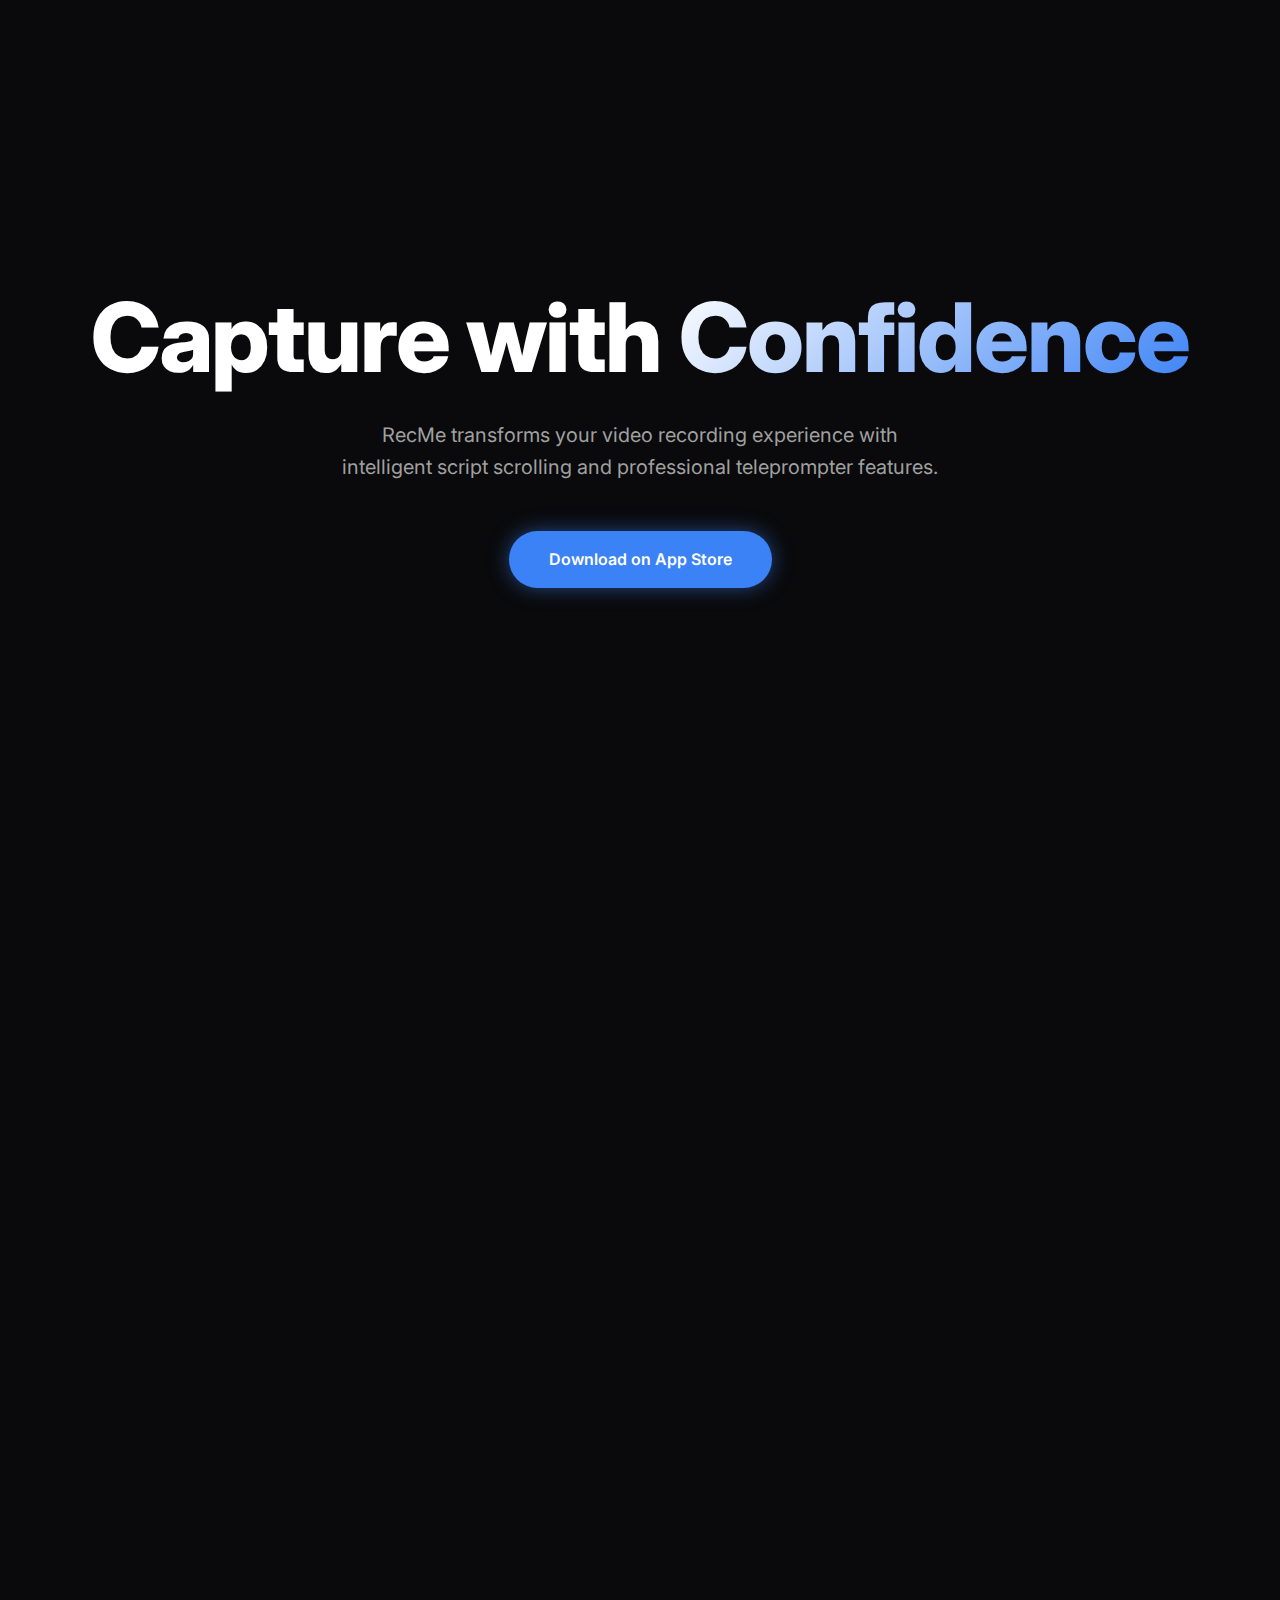
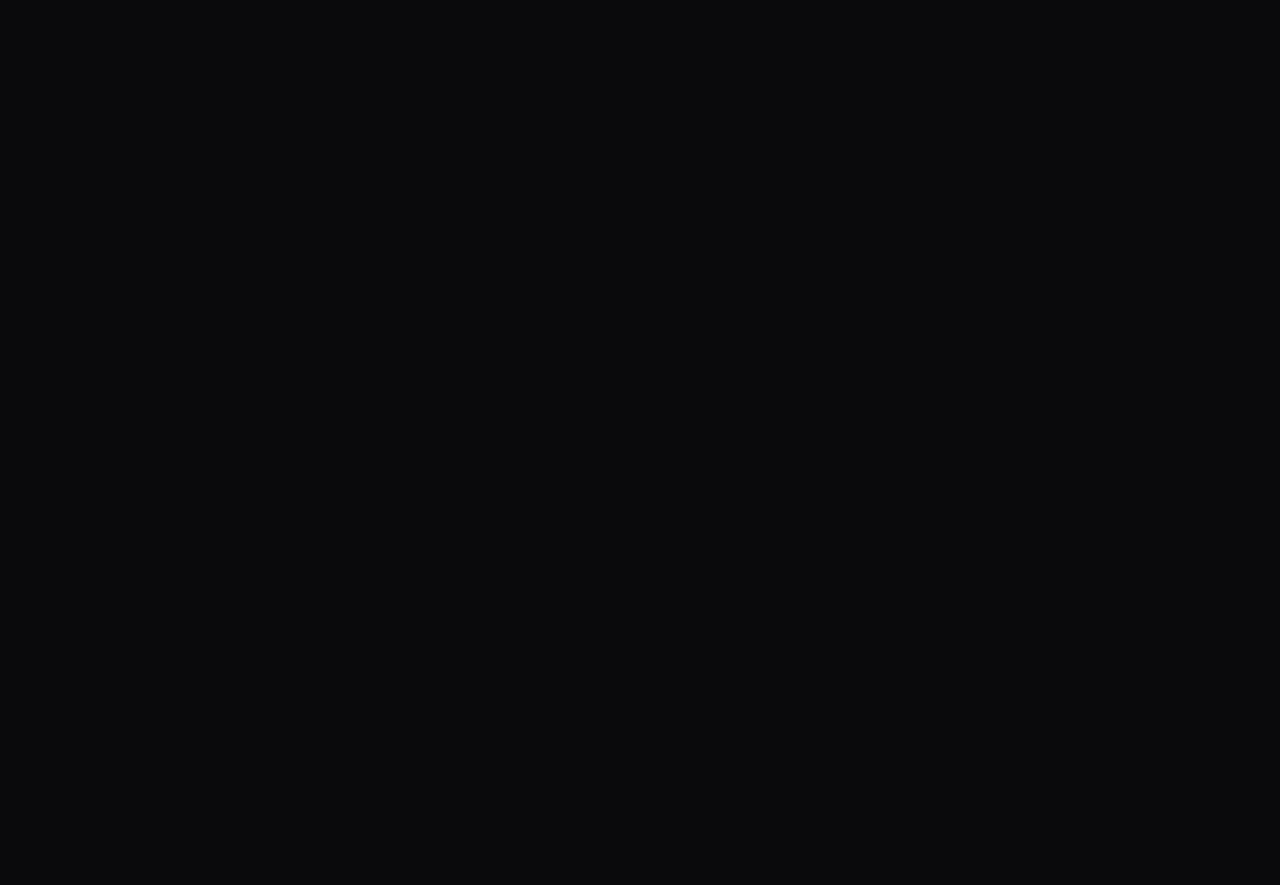
<file: docs/index.html>
<!DOCTYPE html>
<html lang="en">

<head>
    <meta charset="UTF-8">
    <meta name="viewport" content="width=device-width, initial-scale=1.0">
    <title>RecMe - The Intelligent Script Camera</title>
    <link rel="stylesheet" href="style.css">
    <link rel="preconnect" href="https://fonts.googleapis.com">
    <link rel="preconnect" href="https://fonts.gstatic.com" crossorigin>
    <link href="https://fonts.googleapis.com/css2?family=Inter:wght@400;600;800&display=swap" rel="stylesheet">
</head>

<body>
    <div class="container">
        <!-- Hero Section -->
        <section class="hero fade-in">
            <h1>Capture with <span class="gradient-text">Confidence</span></h1>
            <p>RecMe transforms your video recording experience with intelligent script scrolling and professional
                teleprompter features.</p>
            <a href="#" class="btn">Download on App Store</a>

            <div class="download-badges">
                <!-- Placeholder for App Store Badge -->
            </div>
        </section>

        <!-- Features Section -->
        <section class="features">
            <h2 class="fade-in" style="text-align: center; margin-bottom: 2rem;">Why RecMe?</h2>
            <div class="grid">
                <div class="card fade-in">
                    <h3>📜 Smart Teleprompter</h3>
                    <p>Import scripts and have them auto-scroll at your speaking pace. Never forget a line again.</p>
                </div>
                <div class="card fade-in">
                    <h3>🎥 4K Recording</h3>
                    <p>Crystal clear video capability with adjustable frame rates and resolution settings.</p>
                </div>
                <div class="card fade-in">
                    <h3>⚡️ AI Integration</h3>
                    <p>Generate scripts or refine your ideas instantly with built-in AI assistance.</p>
                </div>
            </div>
        </section>

        <!-- FAQ Section -->
        <section class="faq" style="padding: 4rem 0;">
            <h2 class="fade-in" style="text-align: center; margin-bottom: 2rem;">Frequently Asked Questions</h2>
            <div style="max-width: 800px; margin: 0 auto;">
                <div class="card fade-in" style="margin-bottom: 1rem;">
                    <h3 style="margin-bottom: 0.5rem; font-size: 1.2rem;">Is RecMe free to use?</h3>
                    <p>Yes, RecMe offers a free version with essential features. Premium features are available via
                        in-app purchase.</p>
                </div>
                <div class="card fade-in" style="margin-bottom: 1rem;">
                    <h3 style="margin-bottom: 0.5rem; font-size: 1.2rem;">Does it support external microphones?</h3>
                    <p>Absolutely! RecMe fully supports external lightning and USB-C microphones for professional audio
                        quality.</p>
                </div>
                <div class="card fade-in">
                    <h3 style="margin-bottom: 0.5rem; font-size: 1.2rem;">Can I import my own scripts?</h3>
                    <p>Yes, you can easily import scripts from text files, cloud storage, or paste them directly into
                        the app.</p>
                </div>
            </div>
        </section>

        <!-- Footer -->
        <footer class="fade-in">
            <p>&copy; 2026 RecMe. All rights reserved.</p>
            <div style="margin-top: 1rem; display: flex; justify-content: center; gap: 2rem;">
                <a href="privacy.html" style="color: var(--text-secondary); text-decoration: none;">Privacy Policy</a>
                <a href="terms.html" style="color: var(--text-secondary); text-decoration: none;">Terms of Service</a>
            </div>
            <p style="margin-top: 1rem; font-size: 0.9rem; color: var(--text-secondary);">Designed for Creators.
                Developed by 澁江周真 Shuma Shibue.</p>
        </footer>
    </div>

    <script src="script.js"></script>
</body>

</html>
</file>
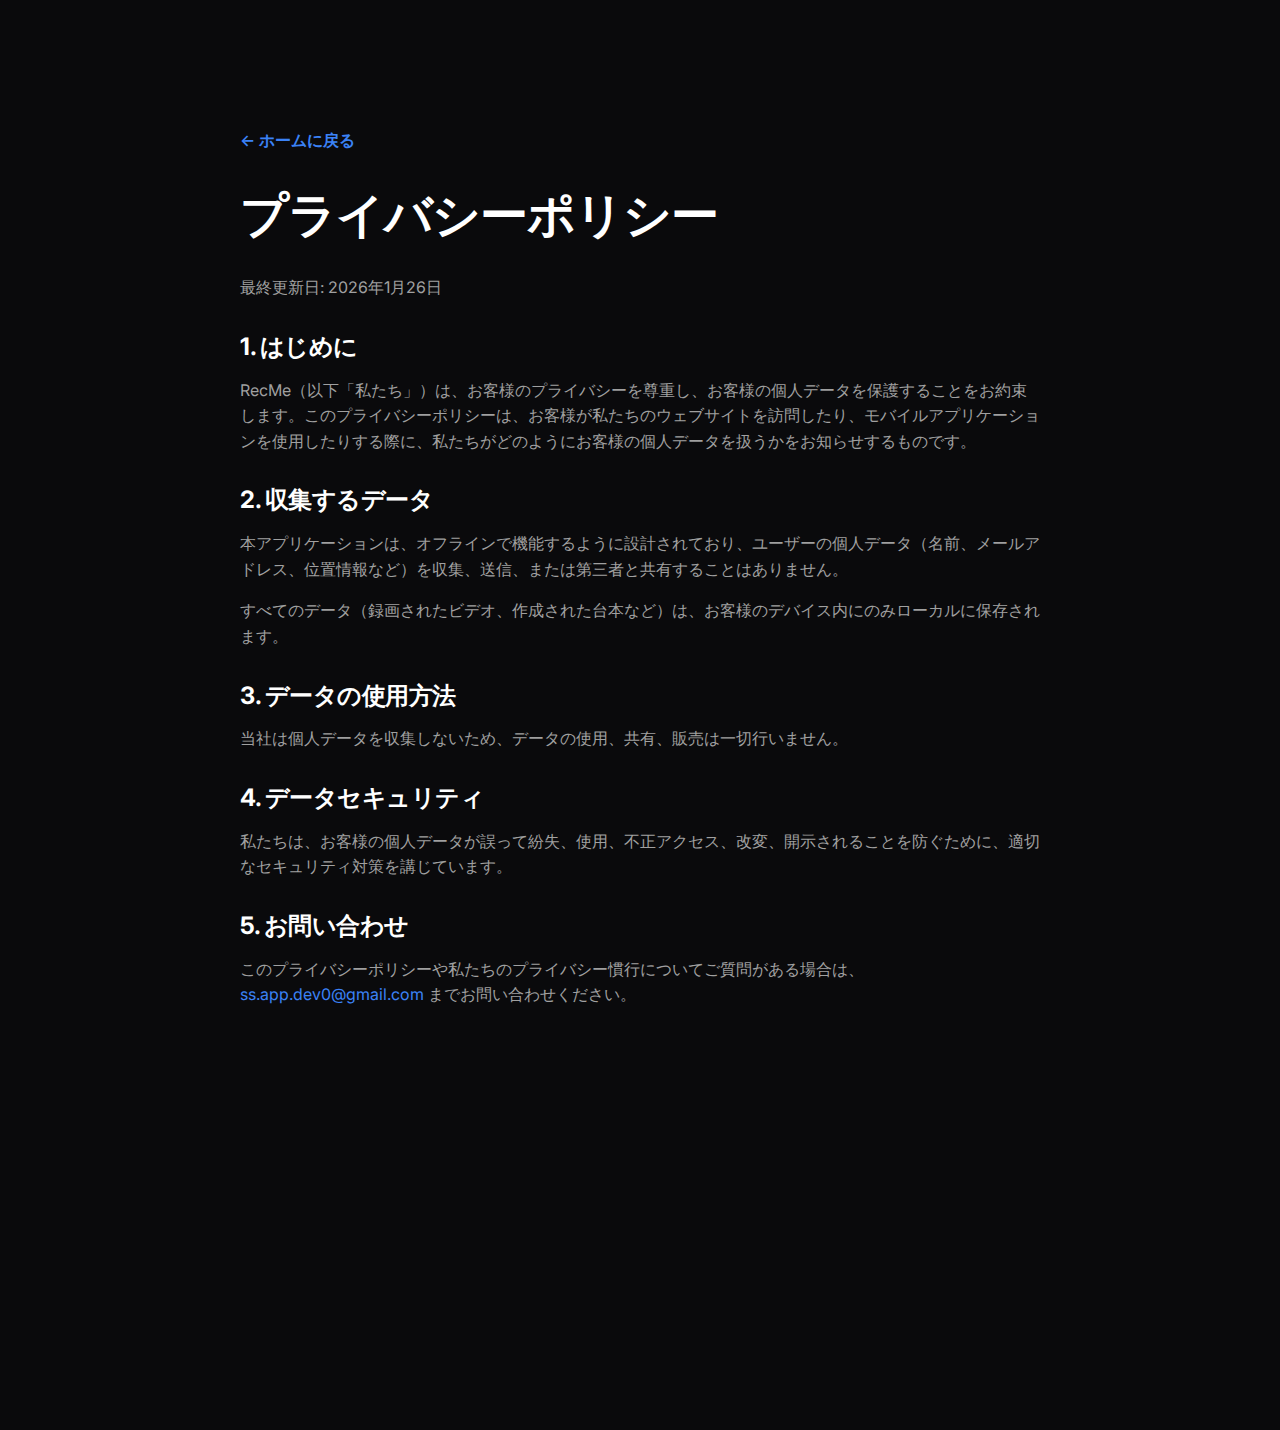
<file: docs/privacy.html>
<!DOCTYPE html>
<html lang="ja">

<head>
    <meta charset="UTF-8">
    <meta name="viewport" content="width=device-width, initial-scale=1.0">
    <title>プライバシーポリシー - RecMe</title>
    <link rel="stylesheet" href="style.css">
    <link rel="preconnect" href="https://fonts.googleapis.com">
    <link rel="preconnect" href="https://fonts.gstatic.com" crossorigin>
    <link href="https://fonts.googleapis.com/css2?family=Inter:wght@400;600;800&display=swap" rel="stylesheet">
    <style>
        .legal-content {
            padding: 8rem 0;
            max-width: 800px;
            margin: 0 auto;
        }

        .legal-content h1 {
            font-size: 3rem;
            margin-bottom: 2rem;
        }

        .legal-content h2 {
            font-size: 1.5rem;
            margin-top: 2rem;
            margin-bottom: 1rem;
            color: var(--text-primary);
        }

        .legal-content p {
            color: var(--text-secondary);
            margin-bottom: 1rem;
        }

        .legal-content ul {
            color: var(--text-secondary);
            margin-bottom: 1rem;
            padding-left: 1.5rem;
        }

        .back-link {
            display: inline-block;
            margin-bottom: 2rem;
            color: var(--accent-primary);
            text-decoration: none;
            font-weight: 600;
        }

        .back-link:hover {
            text-decoration: underline;
        }
    </style>
</head>

<body>
    <div class="container">
        <section class="legal-content fade-in">
            <a href="index.html" class="back-link">← ホームに戻る</a>
            <h1>プライバシーポリシー</h1>
            <p>最終更新日: 2026年1月26日</p>

            <h2>1. はじめに</h2>
            <p>RecMe（以下「私たち」）は、お客様のプライバシーを尊重し、お客様の個人データを保護することをお約束します。このプライバシーポリシーは、お客様が私たちのウェブサイトを訪問したり、モバイルアプリケーションを使用したりする際に、私たちがどのようにお客様の個人データを扱うかをお知らせするものです。
            </p>

            <h2>2. 収集するデータ</h2>
            <p>本アプリケーションは、オフラインで機能するように設計されており、ユーザーの個人データ（名前、メールアドレス、位置情報など）を収集、送信、または第三者と共有することはありません。</p>
            <p>すべてのデータ（録画されたビデオ、作成された台本など）は、お客様のデバイス内にのみローカルに保存されます。</p>

            <h2>3. データの使用方法</h2>
            <p>当社は個人データを収集しないため、データの使用、共有、販売は一切行いません。</p>

            <h2>4. データセキュリティ</h2>
            <p>私たちは、お客様の個人データが誤って紛失、使用、不正アクセス、改変、開示されることを防ぐために、適切なセキュリティ対策を講じています。</p>

            <h2>5. お問い合わせ</h2>
            <p>このプライバシーポリシーや私たちのプライバシー慣行についてご質問がある場合は、<a href="mailto:ss.app.dev0@gmail.com"
                    style="color: var(--accent-primary); text-decoration: none;">ss.app.dev0@gmail.com</a> までお問い合わせください。
            </p>
        </section>

        <!-- Footer -->
        <footer class="fade-in">
            <p>&copy; 2026 RecMe. All rights reserved.</p>
            <p style="margin-top: 1rem; font-size: 0.9rem; color: var(--text-secondary);">クリエイターのために設計されました。 開発者: 澁江周真
                Shuma Shibue</p>
        </footer>
    </div>
    <script src="script.js"></script>
</body>

</html>
</file>
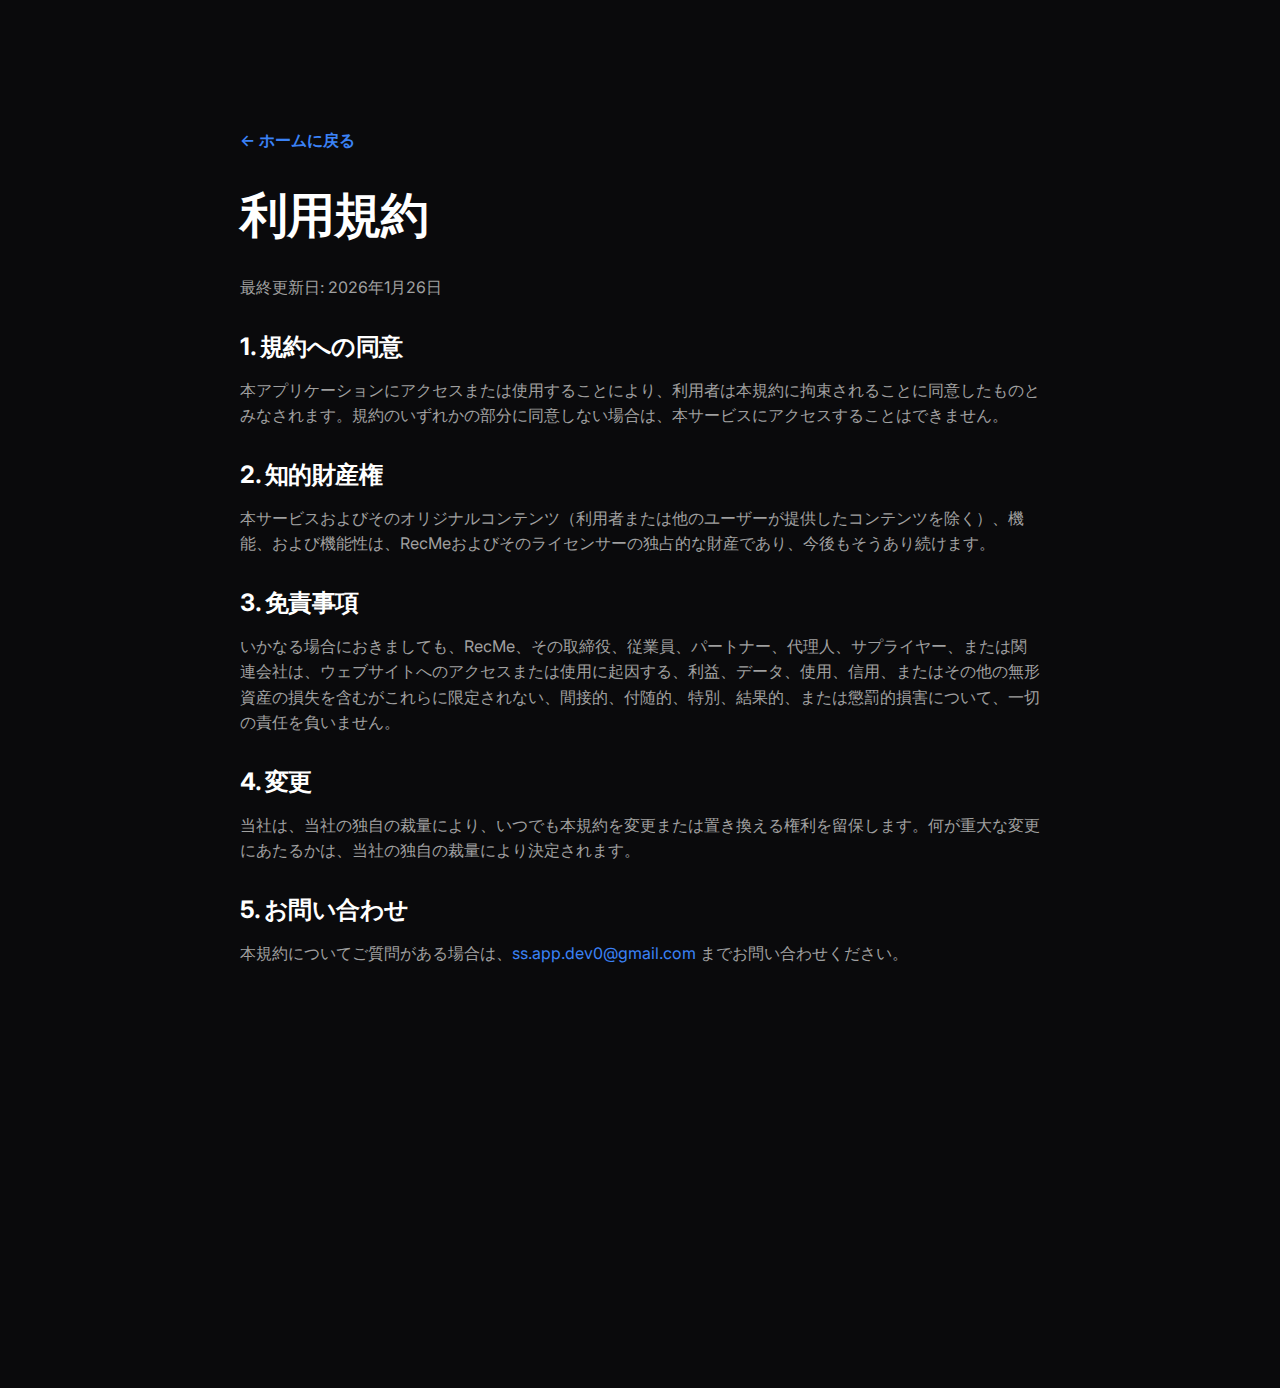
<file: docs/terms.html>
<!DOCTYPE html>
<html lang="ja">

<head>
    <meta charset="UTF-8">
    <meta name="viewport" content="width=device-width, initial-scale=1.0">
    <title>利用規約 - RecMe</title>
    <link rel="stylesheet" href="style.css">
    <link rel="preconnect" href="https://fonts.googleapis.com">
    <link rel="preconnect" href="https://fonts.gstatic.com" crossorigin>
    <link href="https://fonts.googleapis.com/css2?family=Inter:wght@400;600;800&display=swap" rel="stylesheet">
    <style>
        .legal-content {
            padding: 8rem 0;
            max-width: 800px;
            margin: 0 auto;
        }

        .legal-content h1 {
            font-size: 3rem;
            margin-bottom: 2rem;
        }

        .legal-content h2 {
            font-size: 1.5rem;
            margin-top: 2rem;
            margin-bottom: 1rem;
            color: var(--text-primary);
        }

        .legal-content p {
            color: var(--text-secondary);
            margin-bottom: 1rem;
        }

        .back-link {
            display: inline-block;
            margin-bottom: 2rem;
            color: var(--accent-primary);
            text-decoration: none;
            font-weight: 600;
        }

        .back-link:hover {
            text-decoration: underline;
        }
    </style>
</head>

<body>
    <div class="container">
        <section class="legal-content fade-in">
            <a href="index.html" class="back-link">← ホームに戻る</a>
            <h1>利用規約</h1>
            <p>最終更新日: 2026年1月26日</p>

            <h2>1. 規約への同意</h2>
            <p>本アプリケーションにアクセスまたは使用することにより、利用者は本規約に拘束されることに同意したものとみなされます。規約のいずれかの部分に同意しない場合は、本サービスにアクセスすることはできません。</p>

            <h2>2. 知的財産権</h2>
            <p>本サービスおよびそのオリジナルコンテンツ（利用者または他のユーザーが提供したコンテンツを除く）、機能、および機能性は、RecMeおよびそのライセンサーの独占的な財産であり、今後もそうあり続けます。</p>

            <h2>3. 免責事項</h2>
            <p>いかなる場合におきましても、RecMe、その取締役、従業員、パートナー、代理人、サプライヤー、または関連会社は、ウェブサイトへのアクセスまたは使用に起因する、利益、データ、使用、信用、またはその他の無形資産の損失を含むがこれらに限定されない、間接的、付随的、特別、結果的、または懲罰的損害について、一切の責任を負いません。
            </p>

            <h2>4. 変更</h2>
            <p>当社は、当社の独自の裁量により、いつでも本規約を変更または置き換える権利を留保します。何が重大な変更にあたるかは、当社の独自の裁量により決定されます。</p>

            <h2>5. お問い合わせ</h2>
            <p>本規約についてご質問がある場合は、<a href="mailto:ss.app.dev0@gmail.com"
                    style="color: var(--accent-primary); text-decoration: none;">ss.app.dev0@gmail.com</a> までお問い合わせください。
            </p>
        </section>

        <!-- Footer -->
        <footer class="fade-in">
            <p>&copy; 2026 RecMe. All rights reserved.</p>
            <p style="margin-top: 1rem; font-size: 0.9rem; color: var(--text-secondary);">クリエイターのために設計されました。 開発者: 澁江周真
                Shuma Shibue</p>
        </footer>
    </div>
    <script src="script.js"></script>
</body>

</html>
</file>
<file: docs/style.css>
/* Modern Design System for RecMe */
:root {
    --bg-color: #0a0a0c;
    --text-primary: #ffffff;
    --text-secondary: #a0a0a0;
    --accent-primary: #3b82f6; /* Vivid Blue */
    --accent-glow: rgba(59, 130, 246, 0.5);
    --surface: #16161a;
    --font-stack: 'Inter', -apple-system, BlinkMacSystemFont, sans-serif;
    --max-width: 1200px;
}

* {
    margin: 0;
    padding: 0;
    box-sizing: border-box;
}

body {
    font-family: var(--font-stack);
    background-color: var(--bg-color);
    color: var(--text-primary);
    line-height: 1.6;
    overflow-x: hidden;
    -webkit-font-smoothing: antialiased;
}

/* Typography */
h1, h2, h3 {
    letter-spacing: -0.02em;
    line-height: 1.2;
}

.gradient-text {
    background: linear-gradient(135deg, #fff 0%, var(--accent-primary) 100%);
    -webkit-background-clip: text;
    -webkit-text-fill-color: transparent;
}

/* Layout */
.container {
    max-width: var(--max-width);
    margin: 0 auto;
    padding: 0 2rem;
}

/* Hero Section */
.hero {
    min-height: 100vh;
    display: flex;
    flex-direction: column;
    justify-content: center;
    align-items: center;
    text-align: center;
    position: relative;
    padding: 4rem 0;
}

.hero h1 {
    font-size: clamp(3rem, 8vw, 6rem);
    font-weight: 800;
    margin-bottom: 1.5rem;
}

.hero p {
    font-size: 1.25rem;
    color: var(--text-secondary);
    max-width: 600px;
    margin-bottom: 3rem;
}

.btn {
    display: inline-flex;
    align-items: center;
    padding: 1rem 2.5rem;
    background: var(--accent-primary);
    color: white;
    text-decoration: none;
    font-weight: 600;
    border-radius: 99px;
    transition: transform 0.2s, box-shadow 0.2s;
    box-shadow: 0 0 20px var(--accent-glow);
}

.btn:hover {
    transform: translateY(-2px);
    box-shadow: 0 0 40px var(--accent-glow);
}

/* Features Grid */
.features {
    padding: 8rem 0;
}

.grid {
    display: grid;
    grid-template-columns: repeat(auto-fit, minmax(300px, 1fr));
    gap: 2rem;
    margin-top: 4rem;
}

.card {
    background: var(--surface);
    padding: 2.5rem;
    border-radius: 24px;
    border: 1px solid rgba(255,255,255,0.05);
    transition: transform 0.3s ease;
}

.card:hover {
    transform: translateY(-5px);
    border-color: var(--accent-primary);
}

.card h3 {
    margin-bottom: 1rem;
    font-size: 1.5rem;
}

.card p {
    color: var(--text-secondary);
}

/* Footer */
footer {
    padding: 4rem 0;
    text-align: center;
    border-top: 1px solid rgba(255,255,255,0.05);
    margin-top: 4rem;
}

.download-badges {
    display: flex;
    gap: 1rem;
    justify-content: center;
    margin-top: 2rem;
}

/* Animations */
.fade-in {
    opacity: 0;
    transform: translateY(20px);
    transition: opacity 0.8s ease, transform 0.8s ease;
}

.fade-in.visible {
    opacity: 1;
    transform: translateY(0);
}
</file>
